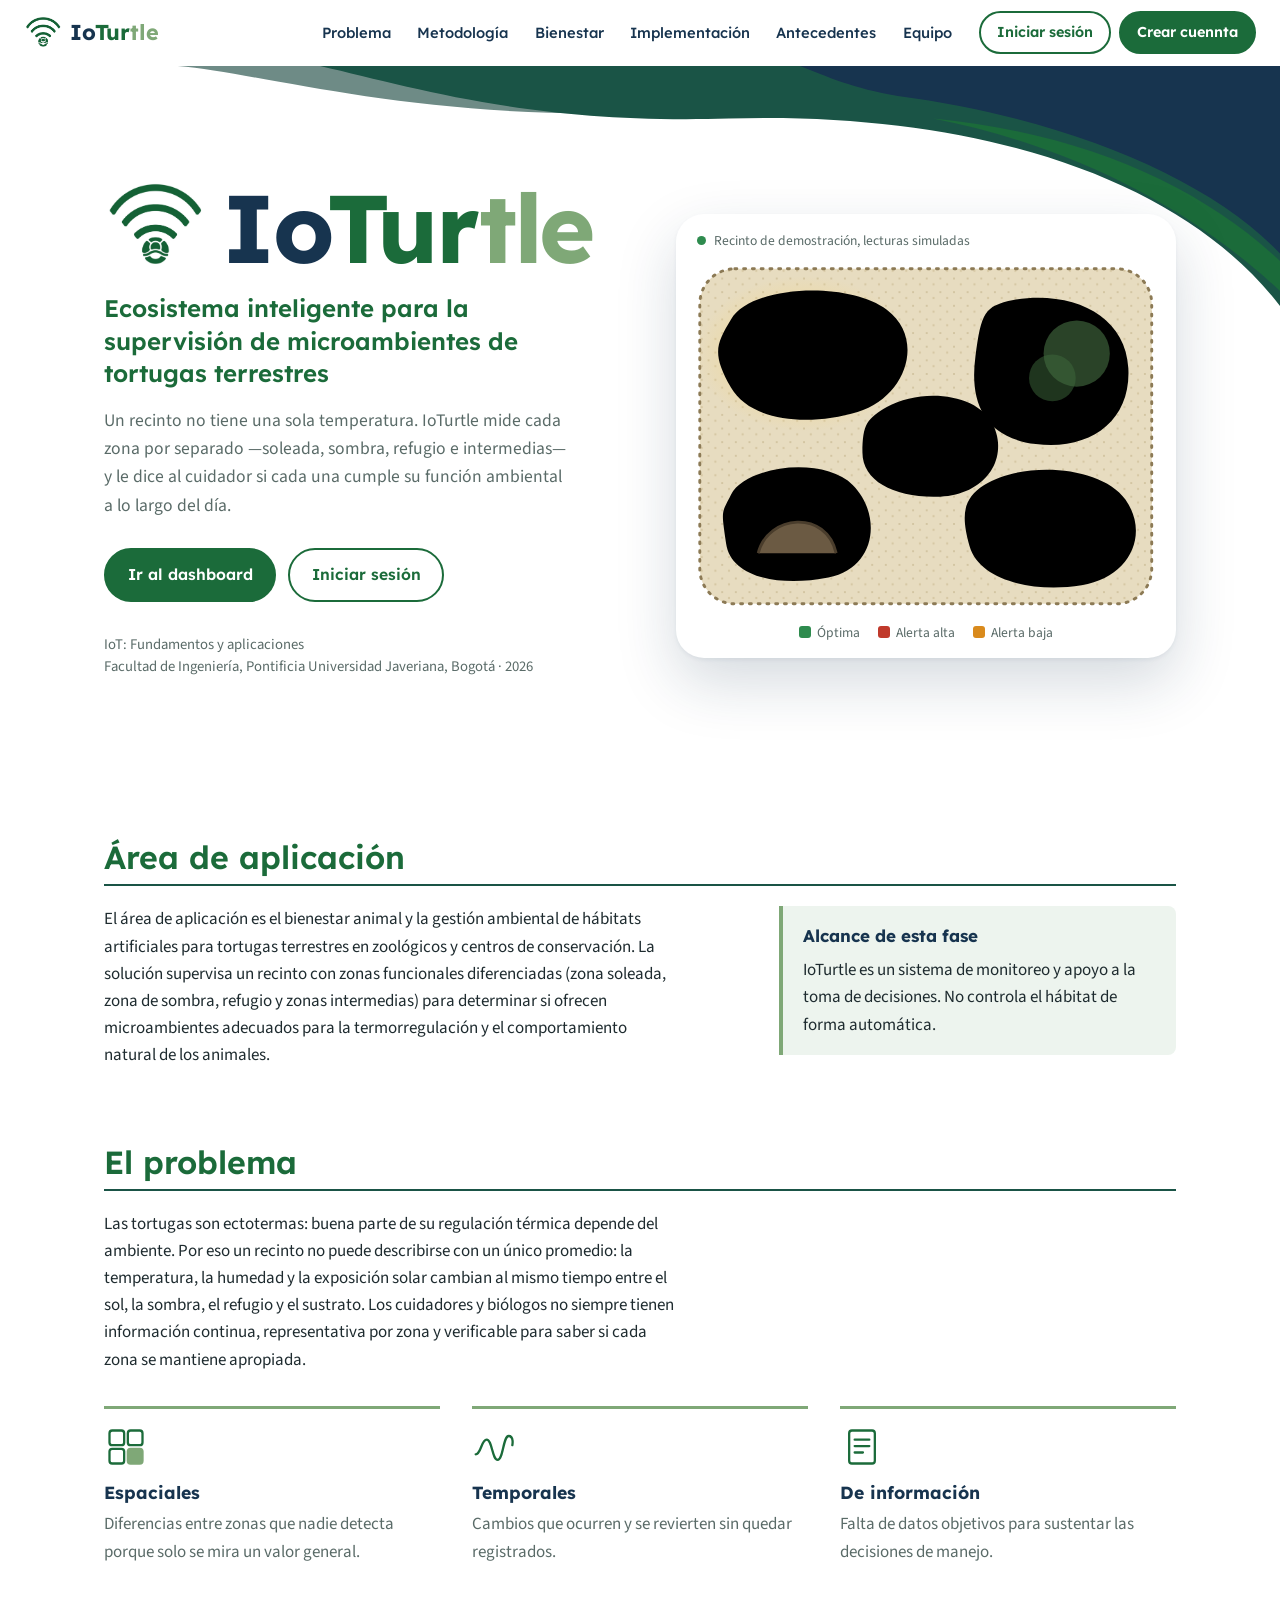
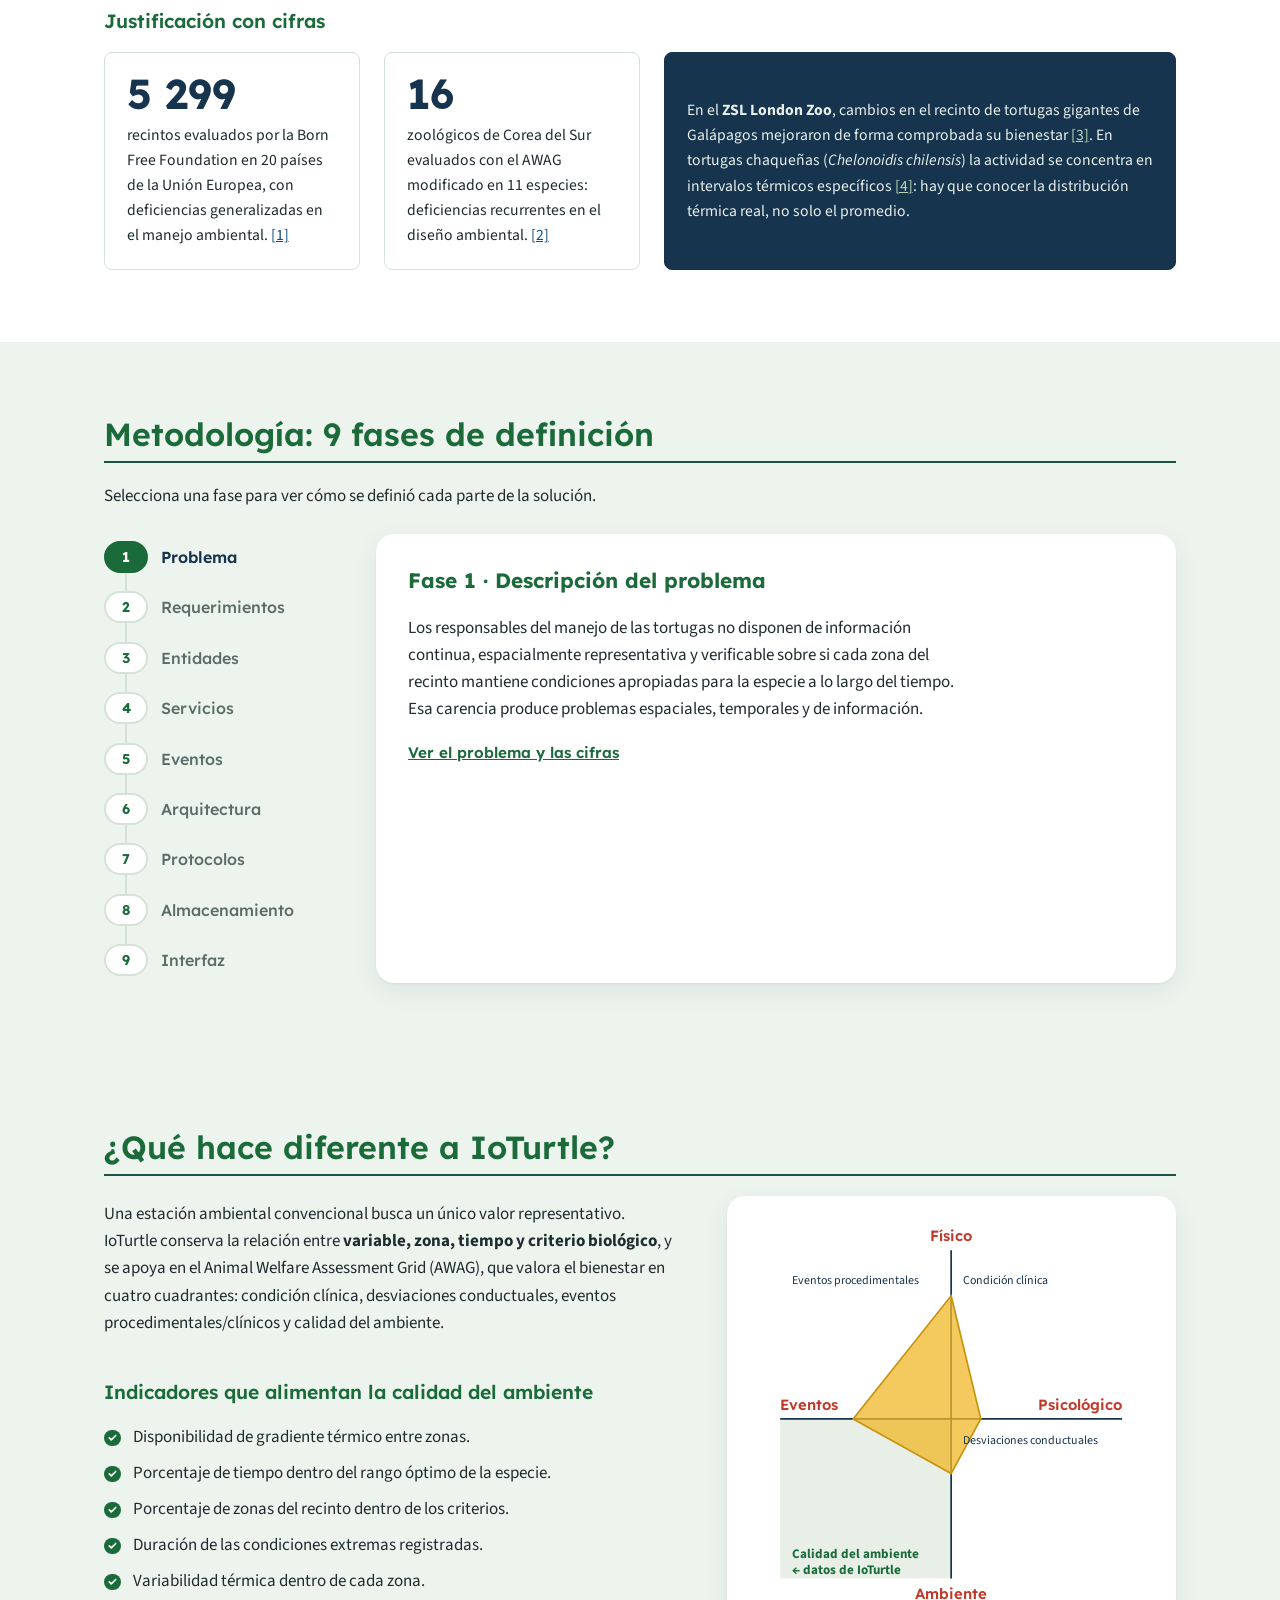
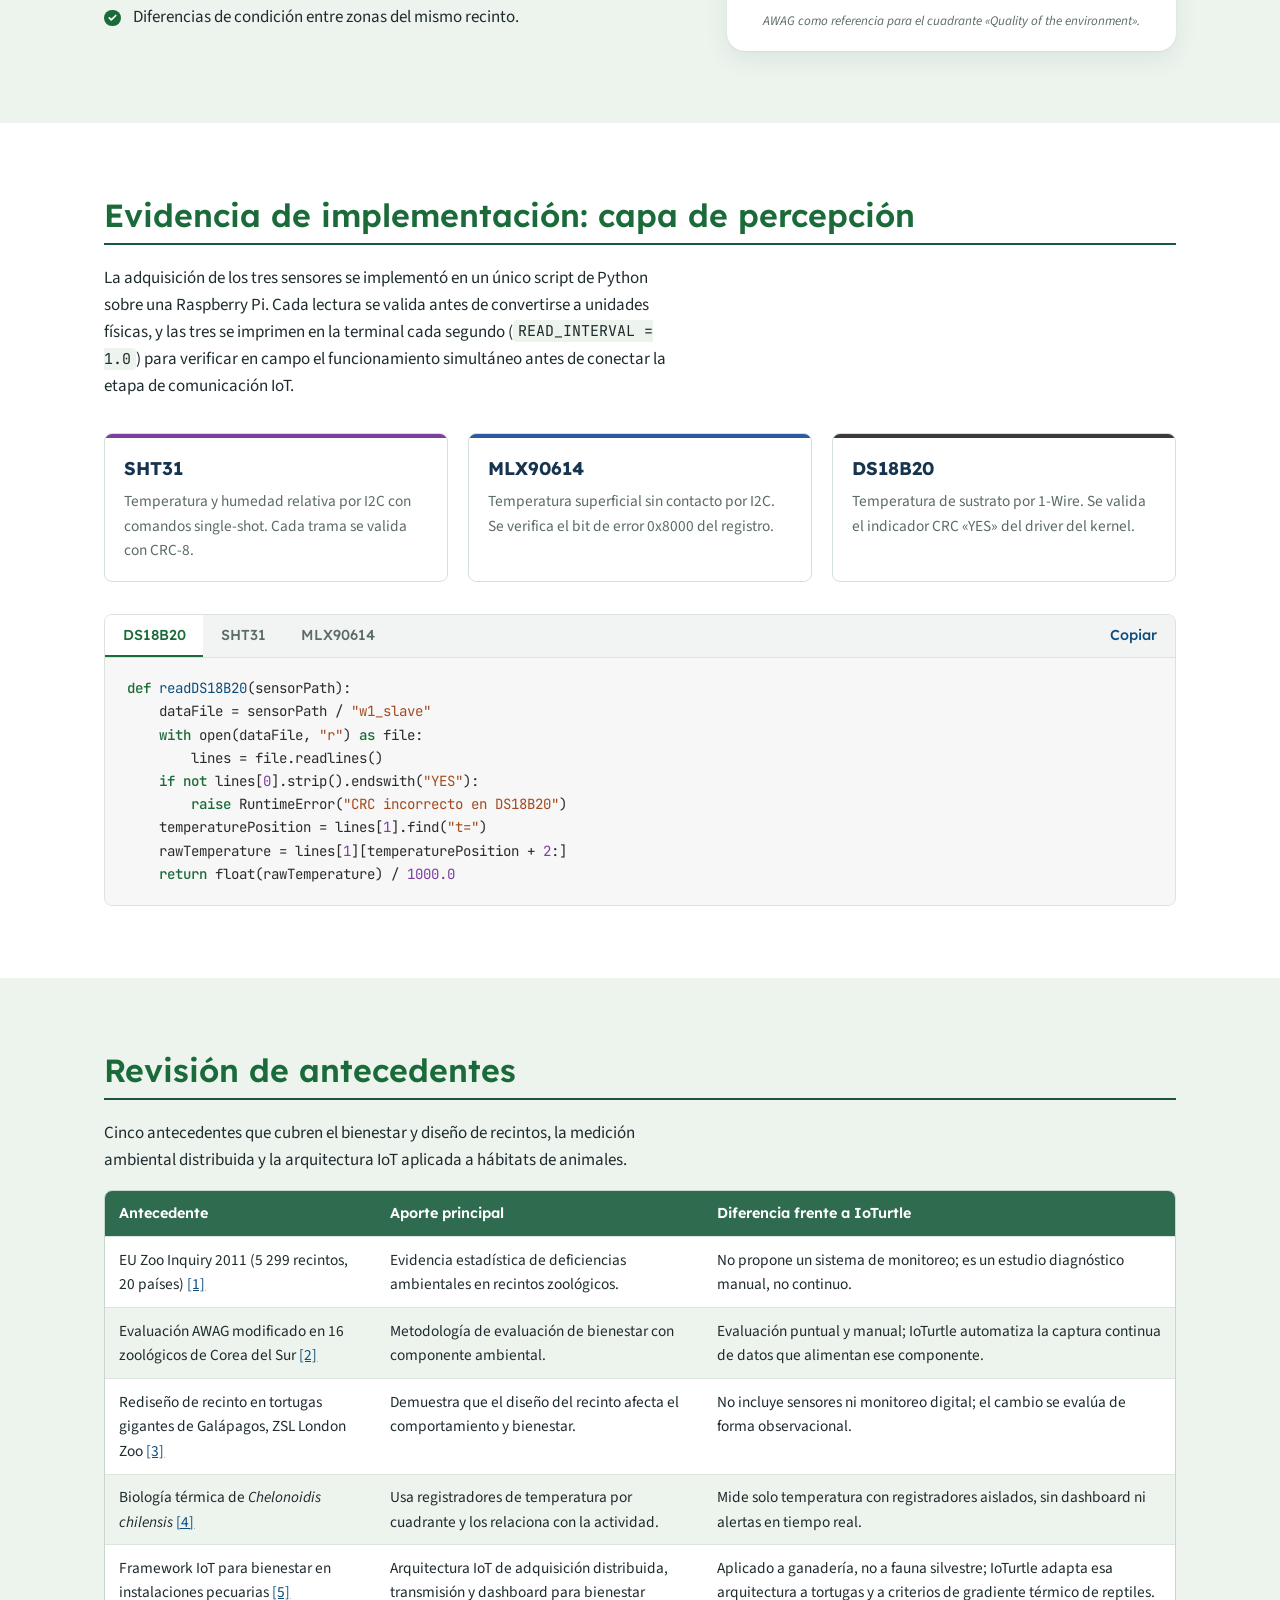
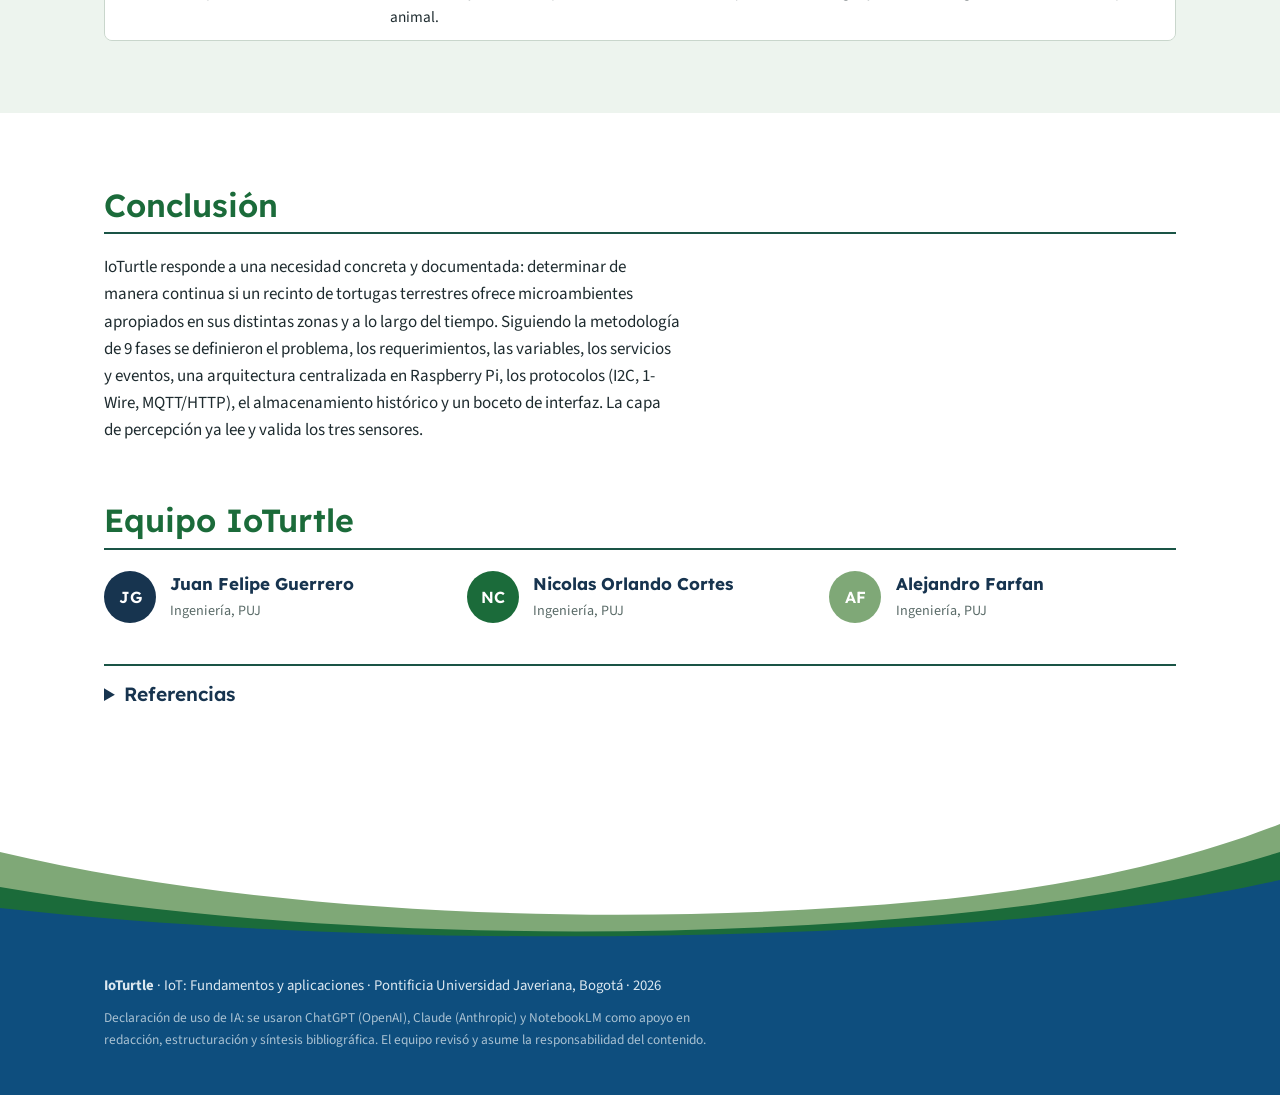
<file: index.html>
<!DOCTYPE html>
<html lang="es">
<head>
  <meta charset="UTF-8">
  <meta name="viewport" content="width=device-width, initial-scale=1, viewport-fit=cover">
  <title>IoTurtle</title>
  <meta name="description" content="IoTurtle: ecosistema IoT para supervisar por zonas las condiciones ambientales de recintos de tortugas terrestres. Pontificia Universidad Javeriana, 2026.">
  <link rel="preconnect" href="https://fonts.googleapis.com">
  <link rel="preconnect" href="https://fonts.gstatic.com" crossorigin>
  <link href="https://fonts.googleapis.com/css2?family=Lexend:wght@400;500;600;700&family=Source+Sans+3:ital,wght@0,400;0,600;0,700;1,400&family=JetBrains+Mono:wght@400;500&display=swap" rel="stylesheet">
  <link rel="stylesheet" href="Css/style.css">
  <link rel="icon" href="data:image/svg+xml,<svg xmlns='http://www.w3.org/2000/svg' viewBox='0 0 100 100'><text y='.9em' font-size='90'>🐢</text></svg>">
</head>
<body>

<a class="skip" href="#contenido">Saltar al contenido</a>

<!-- ============ ENCABEZADO ============ -->
<header class="topbar" id="topbar">
  <a class="brand" href="#inicio" aria-label="IoTurtle, inicio">
    <img class="brand-icon" src="IMG/Logo.jpeg" alt="">
    <span class="wordmark"><span class="wm-io">Io</span><span class="wm-tur">Tur</span><span class="wm-tle">tle</span></span>
  </a>

  <button class="menu-toggle" id="menuToggle" aria-expanded="false" aria-controls="mainNav">
    <span></span><span></span><span></span>
    <span class="sr-only">Abrir menú</span>
  </button>

  <nav class="main-nav" id="mainNav" aria-label="Secciones">
    <a href="#problema">Problema</a>
    <a href="#metodologia">Metodología</a>
    <a href="#awag">Bienestar</a>
    <a href="#implementacion">Implementación</a>
    <a href="#antecedentes">Antecedentes</a>
    <a href="#equipo">Equipo</a>
    <div class="nav-actions">
      <a class="btn-nav btn-nav-ghost" href="/login">Iniciar sesión</a>
      <a class="btn-nav btn-nav-primary" href="/login#registro">Crear cuennta</a>
    </div>
  </nav>
</header>

<main id="contenido">

<!-- ============ HERO / PORTADA ============ -->
<section class="hero" id="inicio">
  <svg class="wave wave-top" viewBox="0 0 1440 320" preserveAspectRatio="none" aria-hidden="true">
    <path d="M0 0h1440v260C1300 120 1060 40 760 60 480 78 300 10 200 0z" fill="#6E8B86"/>
    <path d="M360 0h1080v320C1330 150 1100 60 820 70 600 78 470 30 360 0z" fill="#1A5446"/>
    <path d="M900 0h540v250C1360 150 1200 70 1010 40 960 30 930 14 900 0z" fill="#17344F"/>
    <path d="M1050 70c170 20 300 90 390 190v40C1350 200 1220 110 1050 70z" fill="#1B6B3A"/>
  </svg>

  <div class="hero-inner">
    <div class="hero-text">
      <div class="hero-brand">
        <img class="hero-photo" src="IMG/Logo.jpeg" alt="">
        <h1 class="hero-logo" aria-label="IoTurtle">
          <span class="wm-io">Io</span><span class="wm-tur">Tur</span><span class="wm-tle">tle</span>
        </h1>
      </div>
      <p class="hero-title">Ecosistema inteligente para la supervisión de microambientes de tortugas terrestres</p>
      <p class="hero-lead">
        Un recinto no tiene una sola temperatura. IoTurtle mide cada zona por separado —soleada, sombra,
        refugio e intermedias— y le dice al cuidador si cada una cumple su función ambiental a lo largo del día.
      </p>
      <div class="hero-actions">
        <a class="btn btn-primary" href="dashboard.html">Ir al dashboard</a>
        <a class="btn btn-ghost" href="login.html">Iniciar sesión</a>
      </div>
      <p class="hero-meta">
        IoT: Fundamentos y aplicaciones<br>
        Facultad de Ingeniería, Pontificia Universidad Javeriana, Bogotá · 2026
      </p>
    </div>

    <figure class="enclosure-card">
      <figcaption>
        <span class="live-dot" aria-hidden="true"></span>
        Recinto de demostración, lecturas simuladas
      </figcaption>
      <svg class="enclosure" id="enclosureMap" viewBox="0 0 480 360" role="img"
           aria-label="Mapa del recinto con cinco zonas y sus lecturas actuales">
        <defs>
          <pattern id="sand" width="14" height="14" patternUnits="userSpaceOnUse">
            <circle cx="3" cy="4" r="1" fill="#CDBE98"/>
            <circle cx="10" cy="10" r="1.2" fill="#D6C8A4"/>
          </pattern>
          <radialGradient id="sunGlow" cx="50%" cy="50%" r="50%">
            <stop offset="0%" stop-color="#F6D57A" stop-opacity=".9"/>
            <stop offset="100%" stop-color="#F6D57A" stop-opacity="0"/>
          </radialGradient>
        </defs>
        <rect x="8" y="8" width="464" height="344" rx="36" fill="#E7DCC0"/>
        <rect x="8" y="8" width="464" height="344" rx="36" fill="url(#sand)"/>
        <rect x="8" y="8" width="464" height="344" rx="36" fill="none" stroke="#8C7A55" stroke-width="3" stroke-dasharray="2 7" stroke-linecap="round"/>

        <ellipse cx="115" cy="95" rx="110" ry="80" fill="url(#sunGlow)"/>
        <path class="zone" data-zone="z1" d="M40 60c20-35 120-40 160-10s20 90-30 105-110 10-130-25-15-45 0-70z"/>
        <path class="zone" data-zone="z2" d="M330 40c60-10 115 15 118 70s-40 85-95 78-68-45-62-90 9-52 39-58z"/>

        <circle cx="395" cy="95" r="34" fill="#4E7A4A" opacity=".55"/>
        <circle cx="370" cy="120" r="24" fill="#3F6A3D" opacity=".5"/>

        <path class="zone" data-zone="z3" d="M300 230c40-25 120-20 145 15s5 80-45 88-105-5-115-40 -5-50 15-63z"/>

        <path class="zone" data-zone="z4" d="M200 150c35-20 95-15 110 20s-10 70-55 72-80-15-80-45 5-35 25-47z"/>

        <path class="zone" data-zone="z5" d="M40 240c15-30 95-40 125-10s25 85-25 95-100 0-105-35 -5-30 5-50z"/>
        <path d="M68 300c10-40 70-45 80 0" fill="#6B5A43" stroke="#4A3D2C" stroke-width="3"/>

        <g id="mapLabels"></g>
      </svg>
      <ul class="legend" aria-label="Leyenda de estado">
        <li><span class="sw sw-ok"></span>Óptima</li>
        <li><span class="sw sw-high"></span>Alerta alta</li>
        <li><span class="sw sw-low"></span>Alerta baja</li>
      </ul>
    </figure>
  </div>
</section>

<!-- ============ ÁREA Y PROBLEMA ============ -->
<section class="section" id="problema">
  <div class="container">
    <h2 class="section-title">Área de aplicación</h2>
    <div class="two-col">
      <p class="prose">
        El área de aplicación es el bienestar animal y la gestión ambiental de hábitats artificiales para tortugas
        terrestres en zoológicos y centros de conservación. La solución supervisa un recinto con zonas funcionales
        diferenciadas (zona soleada, zona de sombra, refugio y zonas intermedias) para determinar si ofrecen
        microambientes adecuados para la termorregulación y el comportamiento natural de los animales.
      </p>
      <aside class="callout">
        <strong>Alcance de esta fase</strong>
        <p>IoTurtle es un sistema de monitoreo y apoyo a la toma de decisiones. No controla el hábitat de forma automática.</p>
      </aside>
    </div>

    <h2 class="section-title">El problema</h2>
    <p class="prose">
      Las tortugas son ectotermas: buena parte de su regulación térmica depende del ambiente. Por eso un recinto
      no puede describirse con un único promedio: la temperatura, la humedad y la exposición solar cambian al mismo
      tiempo entre el sol, la sombra, el refugio y el sustrato. Los cuidadores y biólogos no siempre tienen
      información continua, representativa por zona y verificable para saber si cada zona se mantiene apropiada.
    </p>

    <div class="problem-types">
      <article>
        <svg viewBox="0 0 48 48" aria-hidden="true"><rect x="6" y="6" width="16" height="16" rx="3"/><rect x="26" y="6" width="16" height="16" rx="3"/><rect x="6" y="26" width="16" height="16" rx="3"/><rect x="26" y="26" width="16" height="16" rx="3" class="fill"/></svg>
        <h3>Espaciales</h3>
        <p>Diferencias entre zonas que nadie detecta porque solo se mira un valor general.</p>
      </article>
      <article>
        <svg viewBox="0 0 48 48" aria-hidden="true"><path d="M4 32c6 0 6-16 12-16s6 22 12 22 6-26 12-26 4 10 4 10"/></svg>
        <h3>Temporales</h3>
        <p>Cambios que ocurren y se revierten sin quedar registrados.</p>
      </article>
      <article>
        <svg viewBox="0 0 48 48" aria-hidden="true"><rect x="10" y="6" width="28" height="36" rx="3"/><path d="M16 16h16M16 23h16M16 30h9"/></svg>
        <h3>De información</h3>
        <p>Falta de datos objetivos para sustentar las decisiones de manejo.</p>
      </article>
    </div>

    <h3 class="sub-title">Justificación con cifras</h3>
    <div class="evidence">
      <article class="ev">
        <p class="ev-num">5 299</p>
        <p class="ev-txt">recintos evaluados por la Born Free Foundation en 20 países de la Unión Europea, con deficiencias generalizadas en el manejo ambiental. <a href="#ref1">[1]</a></p>
      </article>
      <article class="ev">
        <p class="ev-num">16</p>
        <p class="ev-txt">zoológicos de Corea del Sur evaluados con el AWAG modificado en 11 especies: deficiencias recurrentes en el diseño ambiental. <a href="#ref2">[2]</a></p>
      </article>
      <article class="ev ev-wide">
        <p class="ev-txt">En el <strong>ZSL London Zoo</strong>, cambios en el recinto de tortugas gigantes de Galápagos mejoraron de forma comprobada su bienestar <a href="#ref3">[3]</a>. En tortugas chaqueñas (<em>Chelonoidis chilensis</em>) la actividad se concentra en intervalos térmicos específicos <a href="#ref4">[4]</a>: hay que conocer la distribución térmica real, no solo el promedio.</p>
      </article>
    </div>
  </div>
</section>

<!-- ============ METODOLOGÍA: 9 FASES ============ -->
<section class="section section-mist" id="metodologia">
  <div class="container">
    <h2 class="section-title">Metodología: 9 fases de definición</h2>
    <p class="prose">Selecciona una fase para ver cómo se definió cada parte de la solución.</p>

    <div class="phases">
      <div class="phase-tabs" role="tablist" aria-label="Fases de la metodología">
        <button role="tab" aria-selected="true"  aria-controls="f1" id="t1"><b>1</b>Problema</button>
        <button role="tab" aria-selected="false" aria-controls="f2" id="t2" tabindex="-1"><b>2</b>Requerimientos</button>
        <button role="tab" aria-selected="false" aria-controls="f3" id="t3" tabindex="-1"><b>3</b>Entidades</button>
        <button role="tab" aria-selected="false" aria-controls="f4" id="t4" tabindex="-1"><b>4</b>Servicios</button>
        <button role="tab" aria-selected="false" aria-controls="f5" id="t5" tabindex="-1"><b>5</b>Eventos</button>
        <button role="tab" aria-selected="false" aria-controls="f6" id="t6" tabindex="-1"><b>6</b>Arquitectura</button>
        <button role="tab" aria-selected="false" aria-controls="f7" id="t7" tabindex="-1"><b>7</b>Protocolos</button>
        <button role="tab" aria-selected="false" aria-controls="f8" id="t8" tabindex="-1"><b>8</b>Almacenamiento</button>
        <button role="tab" aria-selected="false" aria-controls="f9" id="t9" tabindex="-1"><b>9</b>Interfaz</button>
      </div>

      <div class="phase-panels">
        <!-- Fase 1 -->
        <div class="phase-panel" role="tabpanel" id="f1" aria-labelledby="t1">
          <h3>Fase 1 · Descripción del problema</h3>
          <p>Los responsables del manejo de las tortugas no disponen de información continua, espacialmente representativa y verificable sobre si cada zona del recinto mantiene condiciones apropiadas para la especie a lo largo del tiempo. Esa carencia produce problemas espaciales, temporales y de información.</p>
          <a class="text-link" href="#problema">Ver el problema y las cifras</a>
        </div>

        <!-- Fase 2 -->
        <div class="phase-panel" role="tabpanel" id="f2" aria-labelledby="t2" hidden>
          <h3>Fase 2 · Requerimientos</h3>
          <p>El usuario principal es el <strong>Wildlife Caretaker</strong> (cuidador de fauna). Lo que pide al sistema:</p>
          <ul class="check-list">
            <li>Conocer la distribución espacial de las condiciones ambientales dentro del recinto.</li>
            <li>Conocer la evolución temporal de esas condiciones.</li>
            <li>Obtener información objetiva y verificable, no solo apreciación visual.</li>
            <li>Identificar las condiciones relevantes para la especie (rangos térmicos y de humedad).</li>
          </ul>
          <p>De ahí salen las características del sistema: monitoreo distribuido por zonas, registro histórico y comparación frente a criterios definidos por un especialista.</p>
        </div>

        <!-- Fase 3 -->
        <div class="phase-panel" role="tabpanel" id="f3" aria-labelledby="t3" hidden>
          <h3>Fase 3 · Entidades</h3>
          <p>Variables que el sistema mide en cada zona, con nombre único, tipo y rango.</p>
          <div class="table-wrap">
            <table>
              <thead><tr><th>Variable</th><th>Tipo</th><th>Rango / unidad</th></tr></thead>
              <tbody>
                <tr><td>Temperatura ambiental</td><td>Numérica</td><td>-40 a 125 °C (rango de sensor; operación esperada 0–50 °C)</td></tr>
                <tr><td>Humedad relativa</td><td>Numérica</td><td>0 a 100 %HR</td></tr>
                <tr><td>Temperatura de sustrato / contacto</td><td>Numérica</td><td>-55 a 125 °C</td></tr>
                <tr><td>Temperatura superficial sin contacto</td><td>Numérica</td><td>-70 a 380 °C (objeto), resolución 0.02 °C</td></tr>
                <tr><td>Zona del recinto</td><td>Texto</td><td>Soleada, Sombra, Refugio, Intermedia</td></tr>
                <tr><td>Estado de la zona</td><td>Booleana / texto</td><td>Óptima, Alerta / Alta, Alerta / Baja</td></tr>
              </tbody>
            </table>
          </div>
        </div>

        <!-- Fase 4 -->
        <div class="phase-panel" role="tabpanel" id="f4" aria-labelledby="t4" hidden>
          <h3>Fase 4 · Servicios</h3>
          <ul class="service-grid">
            <li>Monitorear las condiciones ambientales del recinto de forma distribuida por zonas.</li>
            <li>Comparar las condiciones entre las diferentes zonas funcionales.</li>
            <li>Detectar condiciones fuera de los criterios definidos por el especialista.</li>
            <li>Conservar un historial ambiental del recinto (series de tiempo).</li>
            <li>Apoyar la toma de decisiones de cuidadores, biólogos y veterinarios.</li>
            <li>Verificar si el refugio, la sombra y la zona soleada cumplen su función ambiental.</li>
          </ul>
        </div>

        <!-- Fase 5 -->
        <div class="phase-panel" role="tabpanel" id="f5" aria-labelledby="t5" hidden>
          <h3>Fase 5 · Eventos</h3>
          <p>Los eventos se ejecutan cuando una variable sale de su rango. En esta fase son alertas; la activación automática de actuadores no está en el alcance base.</p>
          <div class="alert-sample">
            <div class="alert-item high"><span class="alert-ico" aria-hidden="true">!</span><div><strong>Temperatura alta en Zona 1 · Soleada</strong><small>31.2 °C supera el límite superior (30.0 °C)</small></div></div>
            <div class="alert-item low"><span class="alert-ico" aria-hidden="true">!</span><div><strong>Humedad baja en Zona 1 · Soleada</strong><small>58 % está por debajo del límite inferior (60 %)</small></div></div>
          </div>
          <a class="text-link" href="dashboard.html">Ver las alertas en el dashboard</a>
        </div>

        <!-- Fase 6 -->
        <div class="phase-panel" role="tabpanel" id="f6" aria-labelledby="t6" hidden>
          <h3>Fase 6 · Arquitectura</h3>
          <p>Arquitectura de red centralizada: los sensores de cada zona envían sus lecturas a un nodo de adquisición (Raspberry Pi) que concentra, procesa localmente y transmite a una plataforma en la nube.</p>
          <ol class="flow" aria-label="Flujo de datos">
            <li><span>Recinto</span><small>Soleada, sombra, refugio, intermedias</small></li>
            <li><span>Capa de percepción</span><small>SHT31, MLX90614, DS18B20</small></li>
            <li><span>Nodo IoT</span><small>Raspberry Pi: adquisición y procesamiento</small></li>
            <li><span>Comunicación</span><small>Wi-Fi · MQTT / HTTP</small></li>
            <li><span>Plataforma</span><small>Base de datos histórica y evaluación</small></li>
            <li><span>Interfaz</span><small>Dashboard, alertas, histórico</small></li>
            <li><span>Usuarios</span><small>Cuidador, biólogo, veterinario</small></li>
          </ol>
        </div>

        <!-- Fase 7 -->
        <div class="phase-panel" role="tabpanel" id="f7" aria-labelledby="t7" hidden>
          <h3>Fase 7 · Protocolos</h3>
          <p>Dos niveles: interconexión física de los sensores y comunicación IoT hacia la nube (HTTP y MQTT sobre TCP/IP, con Wi-Fi).</p>
          <div class="proto-grid">
            <div class="table-wrap">
              <table>
                <thead><tr><th>Sensor</th><th>Variable</th><th>Interfaz</th></tr></thead>
                <tbody>
                  <tr><td>SHT31 / SHT3x</td><td>Temperatura y humedad relativa</td><td>I2C</td></tr>
                  <tr><td>MLX90614</td><td>Temperatura superficial sin contacto</td><td>I2C</td></tr>
                  <tr><td>DS18B20</td><td>Temperatura de sustrato / contacto</td><td>1-Wire</td></tr>
                  <tr><td>Microsoft LifeCam Studio</td><td>Registro visual complementario</td><td>USB</td></tr>
                </tbody>
              </table>
            </div>
            <figure class="wiring">
              <svg viewBox="0 0 420 250" role="img" aria-label="Conexión de sensores a la Raspberry Pi: bus I2C a 100 kHz con resistencias pull-up de 4.7 kΩ para SHT3x y MLX90614, y DS18B20 en GPIO4 con pull-up de 4.7 kΩ">
                <rect x="14" y="70" width="84" height="70" rx="6" class="w-box"/>
                <text x="56" y="110" class="w-lbl">RPi 4</text>
                <line x1="98" y1="88" x2="400" y2="88" class="w-bus"/>
                <line x1="98" y1="104" x2="400" y2="104" class="w-bus sda"/>
                <text x="104" y="82" class="w-sm">SCL · 100 kHz I2C</text>
                <text x="104" y="118" class="w-sm">SDA</text>
                <path d="M170 30v58M195 30v74" class="w-wire"/>
                <text x="152" y="24" class="w-sm">4.7 kΩ a 3.3 V</text>
                <rect x="210" y="150" width="90" height="46" rx="5" class="w-box"/>
                <text x="255" y="178" class="w-lbl sm">MLX90614</text>
                <path d="M240 88v62M270 104v46" class="w-wire"/>
                <rect x="320" y="150" width="80" height="46" rx="5" class="w-box"/>
                <text x="360" y="178" class="w-lbl sm">SHT3x</text>
                <path d="M345 88v62M375 104v46" class="w-wire"/>
                <path d="M56 140v50h40" class="w-wire onew"/>
                <text x="18" y="168" class="w-sm">GPIO4</text>
                <rect x="96" y="176" width="90" height="40" rx="5" class="w-box"/>
                <text x="141" y="201" class="w-lbl sm">DS18B20</text>
                <text x="100" y="232" class="w-sm">1-Wire · pull-up 4.7 kΩ</text>
              </svg>
              <figcaption>Conexión de sensores a la Raspberry Pi (esquema simplificado de la Figura 1).</figcaption>
            </figure>
          </div>
        </div>

        <!-- Fase 8 -->
        <div class="phase-panel" role="tabpanel" id="f8" aria-labelledby="t8" hidden>
          <h3>Fase 8 · Almacenamiento</h3>
          <p>Las lecturas se guardan en la nube en una base de datos histórica, preferiblemente como serie de tiempo, para consultar el estado actual, las últimas 24 horas y las tendencias por zona.</p>
          <div class="db-options">
            <div><strong>Relacional (SQL)</strong><p>MariaDB</p></div>
            <div><strong>No relacional (NoSQL)</strong><p>Firebase</p></div>
          </div>
          <p class="note">La elección depende de la escala y la frecuencia de escritura del sistema final.</p>
        </div>

        <!-- Fase 9 -->
        <div class="phase-panel" role="tabpanel" id="f9" aria-labelledby="t9" hidden>
          <h3>Fase 9 · Interfaz (HMI)</h3>
          <p>Un dashboard web tipo panel de control: el cuidador no interactúa con los sensores sino con una representación del estado del recinto.</p>
          <p class="chips">
            <span>Vista general</span><span>Mapa del recinto</span><span>Monitoreo en tiempo real</span><span>Histórico</span><span>Análisis</span><span>Alertas</span><span>Reportes</span><span>Dispositivos</span><span>Configuración</span>
          </p>
          <a class="text-link" href="dashboard.html">Ir al dashboard</a>
        </div>
      </div>
    </div>
  </div>
</section>

<!-- ============ AWAG ============ -->
<section class="section section-mist" id="awag">
  <div class="container">
    <h2 class="section-title">¿Qué hace diferente a IoTurtle?</h2>
    <div class="two-col awag-grid">
      <div>
        <p class="prose">
          Una estación ambiental convencional busca un único valor representativo. IoTurtle conserva la relación entre
          <strong>variable, zona, tiempo y criterio biológico</strong>, y se apoya en el Animal Welfare Assessment Grid
          (AWAG), que valora el bienestar en cuatro cuadrantes: condición clínica, desviaciones conductuales, eventos
          procedimentales/clínicos y calidad del ambiente.
        </p>
        <h3 class="sub-title">Indicadores que alimentan la calidad del ambiente</h3>
        <ul class="check-list">
          <li>Disponibilidad de gradiente térmico entre zonas.</li>
          <li>Porcentaje de tiempo dentro del rango óptimo de la especie.</li>
          <li>Porcentaje de zonas del recinto dentro de los criterios.</li>
          <li>Duración de las condiciones extremas registradas.</li>
          <li>Variabilidad térmica dentro de cada zona.</li>
          <li>Diferencias de condición entre zonas del mismo recinto.</li>
        </ul>
      </div>
      <figure class="awag-fig">
        <svg viewBox="0 0 360 340" role="img" aria-label="Diagrama AWAG con cuatro ejes: físico, psicológico, ambiente y eventos procedimentales. IoTurtle alimenta el cuadrante de calidad del ambiente.">
          <rect x="30" y="178" width="150" height="140" class="awag-q"/>
          <line x1="180" y1="30" x2="180" y2="318" class="awag-axis"/>
          <line x1="30" y1="178" x2="330" y2="178" class="awag-axis"/>
          <polygon points="180,70 206,178 180,226 94,178" class="awag-poly"/>
          <text x="180" y="22" class="awag-t">Físico</text>
          <text x="330" y="170" class="awag-t end">Psicológico</text>
          <text x="180" y="336" class="awag-t">Ambiente</text>
          <text x="30" y="170" class="awag-t start">Eventos</text>
          <text x="190" y="60" class="awag-s start">Condición clínica</text>
          <text x="190" y="200" class="awag-s start">Desviaciones conductuales</text>
          <text x="40" y="60" class="awag-s start">Eventos procedimentales</text>
          <text x="40" y="300" class="awag-s start strong">Calidad del ambiente</text>
          <text x="40" y="314" class="awag-s start strong">← datos de IoTurtle</text>
        </svg>
        <figcaption>AWAG como referencia para el cuadrante «Quality of the environment».</figcaption>
      </figure>
    </div>
  </div>
</section>

<!-- ============ IMPLEMENTACIÓN ============ -->
<section class="section" id="implementacion">
  <div class="container">
    <h2 class="section-title">Evidencia de implementación: capa de percepción</h2>
    <p class="prose">
      La adquisición de los tres sensores se implementó en un único script de Python sobre una Raspberry Pi.
      Cada lectura se valida antes de convertirse a unidades físicas, y las tres se imprimen en la terminal cada
      segundo (<code>READ_INTERVAL = 1.0</code>) para verificar en campo el funcionamiento simultáneo antes de
      conectar la etapa de comunicación IoT.
    </p>

    <div class="sensors">
      <article class="sensor">
        <h3>SHT31</h3>
        <p>Temperatura y humedad relativa por I2C con comandos single-shot. Cada trama se valida con CRC-8.</p>
      </article>
      <article class="sensor">
        <h3>MLX90614</h3>
        <p>Temperatura superficial sin contacto por I2C. Se verifica el bit de error 0x8000 del registro.</p>
      </article>
      <article class="sensor">
        <h3>DS18B20</h3>
        <p>Temperatura de sustrato por 1-Wire. Se valida el indicador CRC «YES» del driver del kernel.</p>
      </article>
    </div>

    <div class="code-tabs">
      <div class="code-tablist" role="tablist" aria-label="Fragmentos de código">
        <button role="tab" aria-selected="true" aria-controls="c1" id="ct1">DS18B20</button>
        <button role="tab" aria-selected="false" aria-controls="c2" id="ct2" tabindex="-1">SHT31</button>
        <button role="tab" aria-selected="false" aria-controls="c3" id="ct3" tabindex="-1">MLX90614</button>
        <button class="copy-btn" id="copyBtn" type="button">Copiar</button>
      </div>
<pre role="tabpanel" id="c1" aria-labelledby="ct1"><code><span class="k">def</span> <span class="f">readDS18B20</span>(sensorPath):
    dataFile = sensorPath / <span class="s">"w1_slave"</span>
    <span class="k">with</span> open(dataFile, <span class="s">"r"</span>) <span class="k">as</span> file:
        lines = file.readlines()
    <span class="k">if not</span> lines[<span class="n">0</span>].strip().endswith(<span class="s">"YES"</span>):
        <span class="k">raise</span> RuntimeError(<span class="s">"CRC incorrecto en DS18B20"</span>)
    temperaturePosition = lines[<span class="n">1</span>].find(<span class="s">"t="</span>)
    rawTemperature = lines[<span class="n">1</span>][temperaturePosition + <span class="n">2</span>:]
    <span class="k">return</span> float(rawTemperature) / <span class="n">1000.0</span></code></pre>
<pre role="tabpanel" id="c2" aria-labelledby="ct2" hidden><code><span class="k">if</span> calculateSHT3xCrc(data[<span class="n">0</span>:<span class="n">2</span>]) != data[<span class="n">2</span>]:
    <span class="k">raise</span> RuntimeError(<span class="s">"CRC incorrecto en temperatura SHT3x"</span>)
rawTemperature = (data[<span class="n">0</span>] &lt;&lt; <span class="n">8</span>) | data[<span class="n">1</span>]
temperature = <span class="n">-45</span> + (<span class="n">175</span> * rawTemperature / <span class="n">65535</span>)
humidity = <span class="n">100</span> * rawHumidity / <span class="n">65535</span></code></pre>
<pre role="tabpanel" id="c3" aria-labelledby="ct3" hidden><code><span class="c"># Lectura por I2C con bus.read_word_data() y verificación del bit de error</span>
raw = bus.read_word_data(MLX_ADDRESS, OBJECT_TEMP_REGISTER)
<span class="k">if</span> raw &amp; <span class="n">0x8000</span>:
    <span class="k">raise</span> RuntimeError(<span class="s">"Bit de error activo en MLX90614"</span>)
temperature = raw * <span class="n">0.02</span> - <span class="n">273.15</span></code></pre>
    </div>
  </div>
</section>

<!-- ============ ANTECEDENTES ============ -->
<section class="section section-mist" id="antecedentes">
  <div class="container">
    <h2 class="section-title">Revisión de antecedentes</h2>
    <p class="prose">Cinco antecedentes que cubren el bienestar y diseño de recintos, la medición ambiental distribuida y la arquitectura IoT aplicada a hábitats de animales.</p>
    <div class="table-wrap">
      <table>
        <thead><tr><th>Antecedente</th><th>Aporte principal</th><th>Diferencia frente a IoTurtle</th></tr></thead>
        <tbody>
          <tr><td>EU Zoo Inquiry 2011 (5 299 recintos, 20 países) <a href="#ref1">[1]</a></td><td>Evidencia estadística de deficiencias ambientales en recintos zoológicos.</td><td>No propone un sistema de monitoreo; es un estudio diagnóstico manual, no continuo.</td></tr>
          <tr><td>Evaluación AWAG modificado en 16 zoológicos de Corea del Sur <a href="#ref2">[2]</a></td><td>Metodología de evaluación de bienestar con componente ambiental.</td><td>Evaluación puntual y manual; IoTurtle automatiza la captura continua de datos que alimentan ese componente.</td></tr>
          <tr><td>Rediseño de recinto en tortugas gigantes de Galápagos, ZSL London Zoo <a href="#ref3">[3]</a></td><td>Demuestra que el diseño del recinto afecta el comportamiento y bienestar.</td><td>No incluye sensores ni monitoreo digital; el cambio se evalúa de forma observacional.</td></tr>
          <tr><td>Biología térmica de <em>Chelonoidis chilensis</em> <a href="#ref4">[4]</a></td><td>Usa registradores de temperatura por cuadrante y los relaciona con la actividad.</td><td>Mide solo temperatura con registradores aislados, sin dashboard ni alertas en tiempo real.</td></tr>
          <tr><td>Framework IoT para bienestar en instalaciones pecuarias <a href="#ref5">[5]</a></td><td>Arquitectura IoT de adquisición distribuida, transmisión y dashboard para bienestar animal.</td><td>Aplicado a ganadería, no a fauna silvestre; IoTurtle adapta esa arquitectura a tortugas y a criterios de gradiente térmico de reptiles.</td></tr>
        </tbody>
      </table>
    </div>
  </div>
</section>

<!-- ============ CONCLUSIÓN Y EQUIPO ============ -->
<section class="section" id="equipo">
  <div class="container">
    <h2 class="section-title">Conclusión</h2>
    <p class="prose">
      IoTurtle responde a una necesidad concreta y documentada: determinar de manera continua si un recinto de
      tortugas terrestres ofrece microambientes apropiados en sus distintas zonas y a lo largo del tiempo. Siguiendo
      la metodología de 9 fases se definieron el problema, los requerimientos, las variables, los servicios y eventos,
      una arquitectura centralizada en Raspberry Pi, los protocolos (I2C, 1-Wire, MQTT/HTTP), el almacenamiento
      histórico y un boceto de interfaz. La capa de percepción ya lee y valida los tres sensores.
    </p>

    <h2 class="section-title">Equipo IoTurtle</h2>
    <ul class="team">
      <li><span class="avatar" aria-hidden="true">JG</span><div><strong>Juan Felipe Guerrero</strong><small>Ingeniería, PUJ</small></div></li>
      <li><span class="avatar" aria-hidden="true">NC</span><div><strong>Nicolas Orlando Cortes</strong><small>Ingeniería, PUJ</small></div></li>
      <li><span class="avatar" aria-hidden="true">AF</span><div><strong>Alejandro Farfan</strong><small>Ingeniería, PUJ</small></div></li>
    </ul>

    <details class="refs">
      <summary>Referencias</summary>
      <ol>
        <li id="ref1">Born Free Foundation, "The EU Zoo Inquiry 2011: An Evaluation of the Implementation and Enforcement of EC Directive 1999/22, Relating to the Keeping of Animals in Zoos—Report Findings and Recommendations," ENDCAP, mar. 2012.</li>
        <li id="ref2">S.-A. Ma, H.-J. Kang, K. Lee, S.-A. Kim, and J. S. Han, "Animal Welfare Assessment in 16 Zoos in South Korea Using the Modified Animal Welfare Assessment Grid," <em>Frontiers in Veterinary Science</em>, vol. 9, art. 860741, abr. 2022, doi: 10.3389/fvets.2022.860741.</li>
        <li id="ref3">L. Fieschi-Méric, C. Ellis, F. Servini, B. Tapley, and C. J. Michaels, "An Improvement in Enclosure Design Can Positively Impact Welfare, Reduce Aggressiveness and Stabilise Hierarchy in Captive Galapagos Giant Tortoises," <em>Journal of Zoological and Botanical Gardens</em>, vol. 3, no. 4, pp. 499–512, 2022, doi: 10.3390/jzbg3040037.</li>
        <li id="ref4">C. Buteler, M. C. Labaque, and G. C. Leynaud, "Thermal Biology of Zoo-Housed Chelonoidis chilensis: Determining the Activity Pattern and Estimating Selected and Critical Maximum Temperature," <em>Herpetological Conservation and Biology</em>, vol. 17, no. 1, pp. 111–121, abr. 2022.</li>
        <li id="ref5">G. Provolo, C. Brandolese, M. Grotto, A. Marinucci, N. Fossati, O. Ferrari, E. Beretta, and E. Riva, "An Internet of Things Framework for Monitoring Environmental Conditions in Livestock Housing to Improve Animal Welfare and Assess Environmental Impact," <em>Animals</em>, vol. 15, no. 5, art. 644, 2025, doi: 10.3390/ani15050644.</li>
        <li id="ref6">Sensirion AG, "SHT31-DIS-B — Digital Humidity and Temperature Sensor," hoja de datos SHT3x-DIS.</li>
        <li id="ref7">Analog Devices, "DS18B20 Programmable Resolution 1-Wire Digital Thermometer," hoja de datos.</li>
        <li id="ref8">Melexis, "MLX90614 Single and Dual Zone IR Sensor in TO39," hoja de datos, rev. 021.</li>
      </ol>
    </details>
  </div>
</section>

</main>

<!-- ============ PIE ============ -->
<footer class="footer">
  <svg class="wave wave-bottom" viewBox="0 0 1440 200" preserveAspectRatio="none" aria-hidden="true">
    <path d="M0 40c300 90 700 110 1040 70 170-20 300-60 400-110v200H0z" fill="#7FA877"/>
    <path d="M0 90c320 70 720 80 1060 40 150-18 280-50 380-90v160H0z" fill="#1B6B3A"/>
    <path d="M0 120c360 50 760 50 1100 20 130-12 250-34 340-60v120H0z" fill="#0E4E7E"/>
  </svg>
  <div class="footer-inner">
    <p><strong>IoTurtle</strong> · IoT: Fundamentos y aplicaciones · Pontificia Universidad Javeriana, Bogotá · 2026</p>
    <p class="ai-note">Declaración de uso de IA: se usaron ChatGPT (OpenAI), Claude (Anthropic) y NotebookLM como apoyo en redacción, estructuración y síntesis bibliográfica. El equipo revisó y asume la responsabilidad del contenido.</p>
  </div>
</footer>

<script src="Js/script.js"></script>
</body>
</html>
</file>
<file: Css/style.css>
/* =========================================================
   IoTurtle · Hoja de estilos
   Paleta tomada del documento de concepción (portada y títulos)
   ========================================================= */
   :root {
    --forest: #1B6B3A;      /* títulos verdes del documento   */
    --pine:   #1A5446;      /* onda verde oscura de portada   */
    --navy:   #17344F;      /* "Io" del logo                  */
    --sea:    #0E4E7E;      /* banda azul inferior            */
    --sage:   #7FA877;      /* "tle" del logo                 */
    --slate:  #6E8B86;      /* onda gris-verde de portada     */
    --mist:   #EDF4EE;      /* filas alternas de las tablas   */
    --ink:    #1E2B2F;
    --muted:  #5A6B68;
    --paper:  #FFFFFF;
    --line:   #D5E2D8;
    --sand:   #E7DCC0;
  
    --ok:   #2E8B4E;
    --high: #C0392B;
    --low:  #D98A1C;
  
    --font-head: "Lexend", "Segoe UI", system-ui, sans-serif;
    --font-body: "Source Sans 3", "Segoe UI", system-ui, sans-serif;
    --font-code: "JetBrains Mono", Consolas, monospace;
  
    --radius-lg: 18px;
    --radius-sm: 8px;
    --shadow: 0 1px 2px rgba(23, 52, 79, .06), 0 8px 24px rgba(23, 52, 79, .08);
    --maxw: 1120px;
  }
  
  *, *::before, *::after { box-sizing: border-box; }
  
  html { scroll-behavior: smooth; scroll-padding-top: 76px; }
  
  body {
    margin: 0;
    font-family: var(--font-body);
    font-size: 1.0625rem;
    line-height: 1.6;
    color: var(--ink);
    background: var(--paper);
    padding-bottom: env(safe-area-inset-bottom, 0px);
  }
  
  img, svg, canvas { max-width: 100%; display: block; }
  a { color: var(--sea); }
  a:hover { color: var(--forest); }
  code { font-family: var(--font-code); font-size: .88em; background: var(--mist); padding: .1em .35em; border-radius: 4px; }
  
  :focus-visible { outline: 3px solid var(--sage); outline-offset: 3px; border-radius: 4px; }
  
  .sr-only { position: absolute; width: 1px; height: 1px; overflow: hidden; clip: rect(0 0 0 0); white-space: nowrap; }
  .skip { position: absolute; left: -999px; top: 8px; background: var(--forest); color: #fff; padding: .5rem 1rem; z-index: 100; border-radius: 6px; }
  .skip:focus { left: 8px; }
  
  .container { max-width: var(--maxw); margin: 0 auto; padding: 0 1.5rem; }
  
  /* ---------- Logo / wordmark ---------- */
  .wm-io  { color: var(--navy); }
  .wm-tur { color: var(--forest); }
  .wm-tle { color: var(--sage); }
  
  /* ---------- Barra superior ---------- */
  .topbar {
    position: sticky; top: 0; z-index: 50;
    display: flex; align-items: center; justify-content: space-between; gap: 1rem;
    padding: .7rem 1.5rem;
    padding-top: calc(.7rem + env(safe-area-inset-top, 0px));
    background: rgba(255, 255, 255, .92);
    backdrop-filter: blur(10px);
    border-bottom: 1px solid transparent;
    transition: border-color .2s;
  }
  .topbar.scrolled { border-bottom-color: var(--line); }
  
  .brand { display: flex; align-items: center; gap: .5rem; text-decoration: none; }
  .brand-icon { width: 38px; height: 38px; object-fit: contain; mix-blend-mode: multiply; }
  .brand-icon .arc { fill: none; stroke: var(--forest); stroke-width: 5; stroke-linecap: round; }
  .brand-icon .shell { fill: var(--forest); }
  .brand-icon .shell-plate { fill: #fff; opacity: .85; }
  .wordmark { font-family: var(--font-head); font-weight: 700; font-size: 1.35rem; letter-spacing: -.01em; }
  
  .main-nav { display: flex; align-items: center; gap: .25rem; }
  .nav-actions { display: flex; gap: .5rem; margin-left: .75rem; }
  .main-nav a.btn-nav {
    font-family: var(--font-head); font-weight: 600; font-size: .9rem;
    padding: .5rem 1rem; border-radius: 999px; border: 2px solid var(--forest); white-space: nowrap;
  }
  .main-nav a.btn-nav-primary { background: var(--forest); color: #fff; }
  .main-nav a.btn-nav-primary:hover { background: var(--pine); border-color: var(--pine); color: #fff; }
  .main-nav a.btn-nav-ghost { color: var(--forest); background: transparent; }
  .main-nav a.btn-nav-ghost:hover { background: var(--mist); }
  .nav-user {
    font-family: var(--font-head); font-weight: 600; font-size: .92rem;
    color: var(--forest); white-space: nowrap; align-self: center;
  }
  .main-nav a {
    font-family: var(--font-head); font-size: .92rem; font-weight: 500;
    color: var(--navy); text-decoration: none;
    padding: .45rem .7rem; border-radius: 999px;
  }
  .main-nav a:hover { background: var(--mist); color: var(--forest); }
  .main-nav a.active { background: var(--forest); color: #fff; }
  
  /* ---------- Desplegable de secciones ---------- */
  .nav-dropdown { position: relative; }
  .nav-drop-btn {
    display: inline-flex; align-items: center; gap: .4rem;
    font-family: var(--font-head); font-size: .92rem; font-weight: 500;
    color: var(--navy); background: transparent; border: 0;
    padding: .5rem .85rem; border-radius: 999px; cursor: pointer;
  }
  .nav-drop-btn:hover, .nav-drop-btn[aria-expanded="true"] { background: var(--mist); color: var(--forest); }
  .nav-drop-btn svg { width: 12px; height: 12px; fill: none; stroke: currentColor; stroke-width: 1.8; stroke-linecap: round; stroke-linejoin: round; transition: transform .2s; }
  .nav-drop-btn[aria-expanded="true"] svg { transform: rotate(180deg); }
  .nav-drop-menu {
    position: absolute; top: calc(100% + .5rem); left: 0; z-index: 60;
    min-width: 220px; display: grid; gap: 2px; padding: .4rem;
    background: #fff; border: 1px solid var(--line);
    border-radius: 12px; box-shadow: var(--shadow);
  }
  .nav-drop-menu[hidden] { display: none; }
  .main-nav .nav-drop-menu a { border-radius: var(--radius-sm); padding: .6rem .8rem; }
  .nav-user { max-width: 16ch; overflow: hidden; text-overflow: ellipsis; }

  .menu-toggle { display: none; background: none; border: 0; padding: .5rem; cursor: pointer; }
  .menu-toggle span:not(.sr-only) { display: block; width: 24px; height: 2.5px; margin: 5px 0; background: var(--navy); border-radius: 2px; transition: transform .2s, opacity .2s; }
  .menu-toggle[aria-expanded="true"] span:nth-child(1) { transform: translateY(7.5px) rotate(45deg); }
  .menu-toggle[aria-expanded="true"] span:nth-child(2) { opacity: 0; }
  .menu-toggle[aria-expanded="true"] span:nth-child(3) { transform: translateY(-7.5px) rotate(-45deg); }
  
  /* ---------- Hero / portada ---------- */
  .hero { position: relative; overflow: hidden; padding: 7rem 0 4.5rem; }
  .wave { position: absolute; left: 0; width: 100%; pointer-events: none; }
  .wave-top { top: 0; height: 240px; }
  
  .hero-inner {
    position: relative;
    max-width: var(--maxw); margin: 0 auto; padding: 0 1.5rem;
    display: grid; grid-template-columns: 1.05fr 1fr; gap: 3rem; align-items: center;
  }
  
  .hero-logo {
    margin: 0;
    font-family: var(--font-head); font-weight: 700;
    font-size: clamp(3.4rem, 8vw, 6rem);
    line-height: 1; letter-spacing: -.03em;
  }
  /* Logo junto a IoTurtle */
  .hero-text { --logo-w: clamp(70px, 8vw, 104px); --logo-gap: 1rem; }
  .hero-brand { display: flex; align-items: center; gap: var(--logo-gap); }
  .hero-photo { width: var(--logo-w); height: auto; flex: 0 0 auto; display: block; mix-blend-mode: multiply; }
  .hero-title {
    font-family: var(--font-head); font-weight: 600;
    color: var(--forest);
    font-size: clamp(1.2rem, 2.2vw, 1.5rem); line-height: 1.35;
    margin: 1rem 0 1.1rem; max-width: 28ch;
  }
  .hero-lead { color: var(--muted); max-width: 52ch; margin: 0 0 1.75rem; font-size: 1.1rem; }
  .hero-actions { display: flex; flex-wrap: wrap; gap: .75rem; }
  .hero-meta { margin-top: 2rem; font-size: .92rem; color: var(--muted); line-height: 1.5; }
  
  .btn {
    display: inline-block; font-family: var(--font-head); font-weight: 600; font-size: .98rem;
    padding: .8rem 1.35rem; border-radius: 999px; text-decoration: none;
    border: 2px solid var(--forest); transition: background .15s, color .15s;
  }
  .btn-primary { background: var(--forest); color: #fff; }
  .btn-primary:hover { background: var(--pine); border-color: var(--pine); color: #fff; }
  .btn-ghost { color: var(--forest); background: transparent; }
  .btn-ghost:hover { background: var(--mist); }
  
  /* Mapa del recinto */
  .enclosure-card {
    margin: 0; background: var(--paper);
    border-radius: 28px; padding: 1rem 1rem .9rem;
    box-shadow: 0 2px 4px rgba(23,52,79,.06), 0 24px 60px rgba(23,52,79,.18);
  }
  .enclosure-card figcaption {
    display: flex; align-items: center; gap: .5rem;
    font-size: .85rem; color: var(--muted); margin: 0 0 .6rem .3rem;
  }
  .live-dot { width: 9px; height: 9px; border-radius: 50%; background: var(--ok); box-shadow: 0 0 0 0 rgba(46,139,78,.5); animation: pulse 2s infinite; }
  @keyframes pulse { 70% { box-shadow: 0 0 0 8px rgba(46,139,78,0); } 100% { box-shadow: 0 0 0 0 rgba(46,139,78,0); } }
  
  .enclosure { width: 100%; height: auto; }
  .zone { stroke-width: 3; transition: fill .6s, stroke .6s; }
  .zone.ok   { fill: rgba(46,139,78,.20);  stroke: var(--ok); }
  .zone.high { fill: rgba(192,57,43,.22);  stroke: var(--high); }
  .zone.low  { fill: rgba(217,138,28,.24); stroke: var(--low); }
  
  .map-chip rect { fill: #fff; stroke: rgba(23,52,79,.12); }
  .map-chip .dot { transition: fill .4s; }
  .map-chip .name { font: 600 11px var(--font-head); fill: var(--navy); }
  .map-chip .temp { font: 700 15px var(--font-head); fill: var(--ink); }
  .map-chip .hum  { font: 400 10.5px var(--font-body); fill: var(--muted); }
  
  .legend { list-style: none; display: flex; gap: 1.1rem; justify-content: center; padding: 0; margin: .6rem 0 0; font-size: .85rem; color: var(--muted); }
  .legend li { display: flex; align-items: center; gap: .4rem; }
  .sw { width: 12px; height: 12px; border-radius: 3px; }
  .sw-ok { background: var(--ok); } .sw-high { background: var(--high); } .sw-low { background: var(--low); }
  
  /* ---------- Secciones ---------- */
  .section { padding: 4.5rem 0; }
  .section-mist { background: var(--mist); }
  
  /* Títulos como en el documento: verde con línea inferior */
  .section-title {
    font-family: var(--font-head); font-weight: 600;
    font-size: clamp(1.5rem, 3vw, 2rem); line-height: 1.25;
    color: var(--forest);
    margin: 0 0 1.25rem; padding-bottom: .45rem;
    border-bottom: 2px solid var(--pine);
  }
  .section-title:not(:first-child) { margin-top: 3.5rem; }
  .sub-title { font-family: var(--font-head); font-weight: 600; color: var(--forest); font-size: 1.2rem; margin: 2.5rem 0 1rem; }
  
  .prose { max-width: 72ch; margin: 0 0 1rem; }
  
  .two-col { display: grid; grid-template-columns: 1.6fr 1fr; gap: 2.5rem; align-items: start; }
  .callout { border-left: 4px solid var(--sage); background: var(--mist); padding: 1rem 1.25rem; border-radius: 0 var(--radius-sm) var(--radius-sm) 0; }
  .callout strong { font-family: var(--font-head); color: var(--navy); }
  .callout p { margin: .35rem 0 0; }
  
  /* Tipos de problema */
  .problem-types { display: grid; grid-template-columns: repeat(3, 1fr); gap: 2rem; margin-top: 2rem; }
  .problem-types article { border-top: 3px solid var(--sage); padding-top: 1rem; }
  .problem-types svg { width: 44px; height: 44px; fill: none; stroke: var(--forest); stroke-width: 2.5; stroke-linecap: round; stroke-linejoin: round; margin-bottom: .6rem; }
  .problem-types svg .fill { fill: var(--sage); stroke: var(--sage); }
  .problem-types h3 { font-family: var(--font-head); color: var(--navy); font-size: 1.1rem; margin: 0 0 .3rem; }
  .problem-types p { margin: 0; color: var(--muted); }
  
  /* Evidencia */
  .evidence { display: grid; grid-template-columns: 1fr 1fr 2fr; gap: 1.5rem; }
  .ev { background: var(--paper); border: 1px solid var(--line); border-radius: var(--radius-sm); padding: 1.25rem 1.35rem; }
  .ev-num { font-family: var(--font-head); font-weight: 700; font-size: 2.6rem; line-height: 1; color: var(--navy); margin: 0 0 .5rem; }
  .ev-txt { margin: 0; font-size: .98rem; }
  .ev-wide { background: var(--navy); color: #E8F0EC; border-color: var(--navy); display: flex; align-items: center; }
  .ev-wide a { color: #B9D6B3; }
  
  /* ---------- Fases ---------- */
  .phases { display: grid; grid-template-columns: 240px 1fr; gap: 2rem; margin-top: 1.5rem; }
  .phase-tabs { display: flex; flex-direction: column; gap: .25rem; position: relative; }
  .phase-tabs::before { content: ""; position: absolute; left: 21px; top: 18px; bottom: 18px; width: 2px; background: var(--line); }
  .phase-tabs button {
    position: relative; display: flex; align-items: center; gap: .8rem;
    background: none; border: 0; text-align: left; cursor: pointer;
    font: 500 1rem var(--font-head); color: var(--muted);
    padding: .45rem .6rem .45rem 0; border-radius: var(--radius-sm);
  }
  .phase-tabs button b {
    flex: none; width: 44px; height: 32px; display: grid; place-items: center;
    font-size: .88rem; color: var(--forest); background: var(--mist);
    border: 2px solid var(--line); border-radius: 999px; transition: background .2s, color .2s, border-color .2s;
  }
  .section-mist .phase-tabs button b { background: #fff; }
  .phase-tabs button:hover { color: var(--navy); }
  .phase-tabs button[aria-selected="true"] { color: var(--navy); font-weight: 600; }
  .phase-tabs button[aria-selected="true"] b { background: var(--forest); border-color: var(--forest); color: #fff; }
  
  .phase-panel {
    background: var(--paper); border-radius: var(--radius-lg); padding: 1.9rem 2rem;
    box-shadow: var(--shadow); min-height: 100%;
  }
  .phase-panel h3 { font-family: var(--font-head); color: var(--forest); font-size: 1.3rem; margin: 0 0 .9rem; }
  .phase-panel p { max-width: 70ch; }
  .phase-panel:not([hidden]) { animation: panelIn .25s ease-out; }
  @keyframes panelIn { from { opacity: 0; transform: translateY(6px); } to { opacity: 1; transform: none; } }
  
  .text-link { font-family: var(--font-head); font-weight: 600; font-size: .95rem; color: var(--forest); }
  
  .check-list { list-style: none; padding: 0; margin: 0 0 1rem; }
  .check-list li { position: relative; padding-left: 1.8rem; margin-bottom: .55rem; max-width: 68ch; }
  .check-list li::before {
    content: ""; position: absolute; left: 0; top: .35em; width: 1.05rem; height: 1.05rem; border-radius: 50%;
    background: var(--forest) url("data:image/svg+xml,%3Csvg xmlns='http://www.w3.org/2000/svg' viewBox='0 0 16 16'%3E%3Cpath d='M4 8.5l2.5 2.5L12 5.5' fill='none' stroke='white' stroke-width='2' stroke-linecap='round' stroke-linejoin='round'/%3E%3C/svg%3E") center/80% no-repeat;
  }
  
  .service-grid { list-style: none; padding: 0; margin: 0; display: grid; grid-template-columns: 1fr 1fr; gap: .8rem; }
  .service-grid li { background: var(--mist); padding: .9rem 1rem; border-radius: var(--radius-sm); border-left: 3px solid var(--sage); }
  
  .alert-sample { display: grid; gap: .6rem; margin: 1rem 0 1.2rem; }
  
  /* Flujo de arquitectura */
  .flow { list-style: none; padding: 0 0 .5rem; margin: 1.2rem 0 0; display: flex; gap: .7rem; overflow-x: auto; }
  .flow li { position: relative; flex: 0 0 132px; background: var(--mist); border-radius: var(--radius-sm); padding: .8rem .7rem; border-top: 3px solid var(--forest); }
  .flow li:last-child { margin-right: 2px; }
  .flow li:nth-child(3) { background: var(--navy); color: #fff; border-top-color: var(--sage); }
  .flow li:nth-child(3) small { color: #C8D6DE; }
  .flow li:not(:last-child)::after {
    content: ""; position: absolute; right: -10px; top: 50%; z-index: 1;
    width: 10px; height: 10px; border-top: 2px solid var(--forest); border-right: 2px solid var(--forest);
    transform: translateY(-50%) rotate(45deg); background: transparent;
  }
  .flow span { display: block; font: 600 .84rem var(--font-head); }
  .flow small { display: block; font-size: .8rem; color: var(--muted); line-height: 1.35; margin-top: .25rem; }
  
  /* Protocolos */
  .proto-grid { display: grid; grid-template-columns: 1.1fr 1fr; gap: 1.5rem; align-items: start; }
  .wiring { margin: 0; background: #FAFCFA; border: 1px solid var(--line); border-radius: var(--radius-sm); padding: .8rem; }
  .wiring figcaption { font-size: .82rem; color: var(--muted); font-style: italic; text-align: center; margin-top: .4rem; }
  .w-box { fill: #fff; stroke: var(--navy); stroke-width: 1.5; }
  .w-lbl { font: 700 14px var(--font-head); fill: var(--navy); text-anchor: middle; }
  .w-lbl.sm { font-size: 12px; fill: var(--forest); }
  .w-sm { font: 400 10.5px var(--font-body); fill: var(--muted); }
  .w-bus { stroke: var(--navy); stroke-width: 2; }
  .w-bus.sda { stroke: var(--sea); }
  .w-wire { fill: none; stroke: var(--forest); stroke-width: 1.8; }
  .w-wire.onew { stroke: var(--sage); stroke-width: 2.2; }
  
  .db-options { display: grid; grid-template-columns: 1fr 1fr; gap: 1rem; margin: 1rem 0; }
  .db-options div { border: 2px solid var(--line); border-radius: var(--radius-sm); padding: 1rem 1.2rem; }
  .db-options strong { font-family: var(--font-head); color: var(--navy); }
  .db-options p { margin: .2rem 0 0; font-size: 1.3rem; font-family: var(--font-head); color: var(--forest); }
  .note { color: var(--muted); font-style: italic; }
  
  .chips { display: flex; flex-wrap: wrap; gap: .45rem; }
  .chips span { background: var(--mist); color: var(--pine); font-size: .9rem; padding: .3rem .8rem; border-radius: 999px; border: 1px solid var(--line); }
  
  /* ---------- Tablas (estilo del documento) ---------- */
  .table-wrap { overflow-x: auto; border-radius: var(--radius-sm); border: 1px solid #C9D6CC; }
  table { width: 100%; border-collapse: collapse; font-size: .96rem; background: #fff; }
  thead th { background: #2F6B4F; color: #fff; text-align: left; font-family: var(--font-head); font-weight: 600; font-size: .9rem; padding: .7rem .9rem; white-space: nowrap; }
  tbody td { padding: .65rem .9rem; border-top: 1px solid #DCE6DE; vertical-align: top; }
  tbody tr:nth-child(even) { background: var(--mist); }
  
  /* ---------- Alertas (ejemplo de la Fase 5) ---------- */
  .alert-item { display: flex; gap: .7rem; align-items: flex-start; padding: .65rem .8rem; border-radius: var(--radius-sm); }
  .alert-item.high { background: #FCEDEB; }
  .alert-item.low  { background: #FDF3E3; }
  .alert-ico { flex: none; width: 22px; height: 22px; display: grid; place-items: center; border-radius: 50%; color: #fff; font: 700 .8rem var(--font-head); }
  .alert-item.high .alert-ico { background: var(--high); }
  .alert-item.low .alert-ico { background: var(--low); }
  .alert-item strong { display: block; font-size: .92rem; color: var(--ink); line-height: 1.3; }
  .alert-item small { color: var(--muted); font-size: .84rem; }
  
  /* ---------- AWAG ---------- */
  .awag-grid { grid-template-columns: 1.3fr 1fr; align-items: center; }
  .awag-fig { margin: 0; background: #fff; border-radius: var(--radius-lg); padding: 1.2rem; box-shadow: var(--shadow); }
  .awag-fig figcaption { font-size: .82rem; color: var(--muted); font-style: italic; text-align: center; margin-top: .5rem; }
  .awag-q { fill: rgba(127,168,119,.18); }
  .awag-axis { stroke: var(--navy); stroke-width: 1.5; }
  .awag-poly { fill: rgba(240,184,40,.75); stroke: #C8930E; stroke-width: 1.5; }
  .awag-t { font: 600 13px var(--font-head); fill: var(--high); text-anchor: middle; }
  .awag-t.end { text-anchor: end; } .awag-t.start { text-anchor: start; }
  .awag-s { font: 400 10.5px var(--font-body); fill: var(--navy); }
  .awag-s.start { text-anchor: start; }
  .awag-s.strong { font-weight: 700; fill: var(--forest); font-size: 11.5px; }
  
  /* ---------- Implementación ---------- */
  .sensors { display: grid; grid-template-columns: repeat(3, 1fr); gap: 1.25rem; margin: 2rem 0; }
  .sensor { border: 1px solid var(--line); border-radius: var(--radius-sm); padding: 1.1rem 1.2rem; position: relative; overflow: hidden; }
  .sensor::before { content: ""; position: absolute; inset: 0 0 auto 0; height: 4px; }
  .sensor:nth-child(1)::before { background: #7B3FA0; }   /* placa morada del SHT31 */
  .sensor:nth-child(2)::before { background: #2C5AA0; }   /* placa azul del MLX90614 */
  .sensor:nth-child(3)::before { background: #3A3A3A; }   /* cable negro del DS18B20 */
  .sensor h3 { font-family: var(--font-head); color: var(--navy); margin: .2rem 0 .35rem; font-size: 1.15rem; }
  .sensor p { margin: 0; font-size: .96rem; color: var(--muted); }
  
  .code-tabs { border-radius: var(--radius-sm); overflow: hidden; border: 1px solid #DCE3DE; }
  .code-tablist { display: flex; background: #F2F4F3; border-bottom: 1px solid #DCE3DE; }
  .code-tablist button { background: none; border: 0; padding: .7rem 1.1rem; font: 500 .9rem var(--font-head); color: var(--muted); cursor: pointer; border-bottom: 2px solid transparent; }
  .code-tablist button[aria-selected="true"] { color: var(--forest); border-bottom-color: var(--forest); background: #fff; }
  .code-tablist .copy-btn { margin-left: auto; color: var(--sea); }
  .code-tabs pre { margin: 0; padding: 1.2rem 1.4rem; background: #F7F7F7; overflow-x: auto; font: 400 .88rem/1.65 var(--font-code); color: #2B2B2B; }
  .code-tabs pre code { background: none; padding: 0; font-size: inherit; }
  .k { color: #1B6B3A; font-weight: 500; } .f { color: #0E4E7E; } .s { color: #A34A1E; } .n { color: #7B3FA0; } .c { color: #7A8784; font-style: italic; }
  
  /* ---------- Equipo y referencias ---------- */
  .team { list-style: none; padding: 0; margin: 0 0 2.5rem; display: grid; grid-template-columns: repeat(3, 1fr); gap: 1rem; }
  .team li { display: flex; align-items: center; gap: .9rem; }
  .avatar { width: 52px; height: 52px; border-radius: 50%; display: grid; place-items: center; background: var(--navy); color: #fff; font: 600 1rem var(--font-head); flex: none; }
  .team li:nth-child(2) .avatar { background: var(--forest); }
  .team li:nth-child(3) .avatar { background: var(--sage); }
  .team strong { display: block; font-family: var(--font-head); color: var(--navy); }
  .team small { color: var(--muted); }
  
  .refs { border-top: 2px solid var(--pine); padding-top: 1rem; }
  .refs summary { cursor: pointer; font: 600 1.2rem var(--font-head); color: var(--navy); }
  .refs ol { font-size: .92rem; color: var(--muted); padding-left: 1.4rem; max-width: 90ch; }
  .refs li { margin-bottom: .6rem; }
  .refs li:target { background: #FFF6D6; border-radius: 4px; }
  
  /* ---------- Pie con ondas ---------- */
  .footer { position: relative; background: var(--sea); color: #DCE8F0; margin-top: 3rem; }
  .wave-bottom { position: relative; top: -2px; height: 140px; display: block; background: var(--paper); }
  .footer-inner { max-width: var(--maxw); margin: 0 auto; padding: .5rem 1.5rem 2.2rem; font-size: .92rem; }
  .footer-inner p { margin: 0 0 .6rem; max-width: 90ch; }
  .ai-note { color: #A9C1D2; font-size: .84rem; }
  
  /* ---------- Responsive ---------- */
  @media (max-width: 1000px) {
    .hero-inner, .two-col, .awag-grid, .proto-grid { grid-template-columns: 1fr; }
    .hero { padding-top: 6rem; }
    .evidence { grid-template-columns: 1fr 1fr; }
    .ev-wide { grid-column: 1 / -1; }
  }
  
  @media (max-width: 900px) {
    .menu-toggle { display: block; }
    .main-nav {
      position: absolute; top: 100%; left: 0; right: 0;
      flex-direction: column; align-items: stretch; gap: 0; background: #fff; padding: .5rem 1rem 1rem;
      border-bottom: 1px solid var(--line); box-shadow: var(--shadow);
      display: none;
    }
    .main-nav.open { display: flex; }
    .nav-drop-btn { width: 100%; justify-content: space-between; padding: .75rem .8rem; border-radius: var(--radius-sm); font-size: 1rem; }
    .nav-drop-menu { position: static; min-width: 0; box-shadow: none; border: 0; border-left: 2px solid var(--line); border-radius: 0; margin: .25rem 0 .25rem .8rem; padding: 0 0 0 .5rem; }
    .main-nav .nav-drop-menu a { padding: .65rem .8rem; }
    .nav-actions { flex-direction: column; margin: .6rem 0 0; }
    .nav-user { max-width: none; text-align: center; padding: .25rem 0; }
    .main-nav a.btn-nav { text-align: center; padding: .7rem 1rem; border-radius: 999px; }
  }
  @media (max-width: 860px) {
  
    .phases { grid-template-columns: 1fr; }
    .phase-tabs { flex-direction: row; overflow-x: auto; padding-bottom: .4rem; }
    .phase-tabs::before { display: none; }
    .phase-tabs button { flex-direction: column; gap: .25rem; font-size: .78rem; padding: .3rem; white-space: nowrap; }
  }
  
  @media (max-width: 620px) {
    .section { padding: 3.2rem 0; }
    .problem-types, .sensors, .team, .service-grid, .db-options { grid-template-columns: 1fr; }
    .evidence { grid-template-columns: 1fr; }
    .phase-panel { padding: 1.4rem 1.2rem; }
    .wave-top { height: 150px; }
  }
  
  @media (prefers-reduced-motion: reduce) {
    html { scroll-behavior: auto; }
    *, *::before, *::after { animation: none !important; transition: none !important; }
  }
</file>
